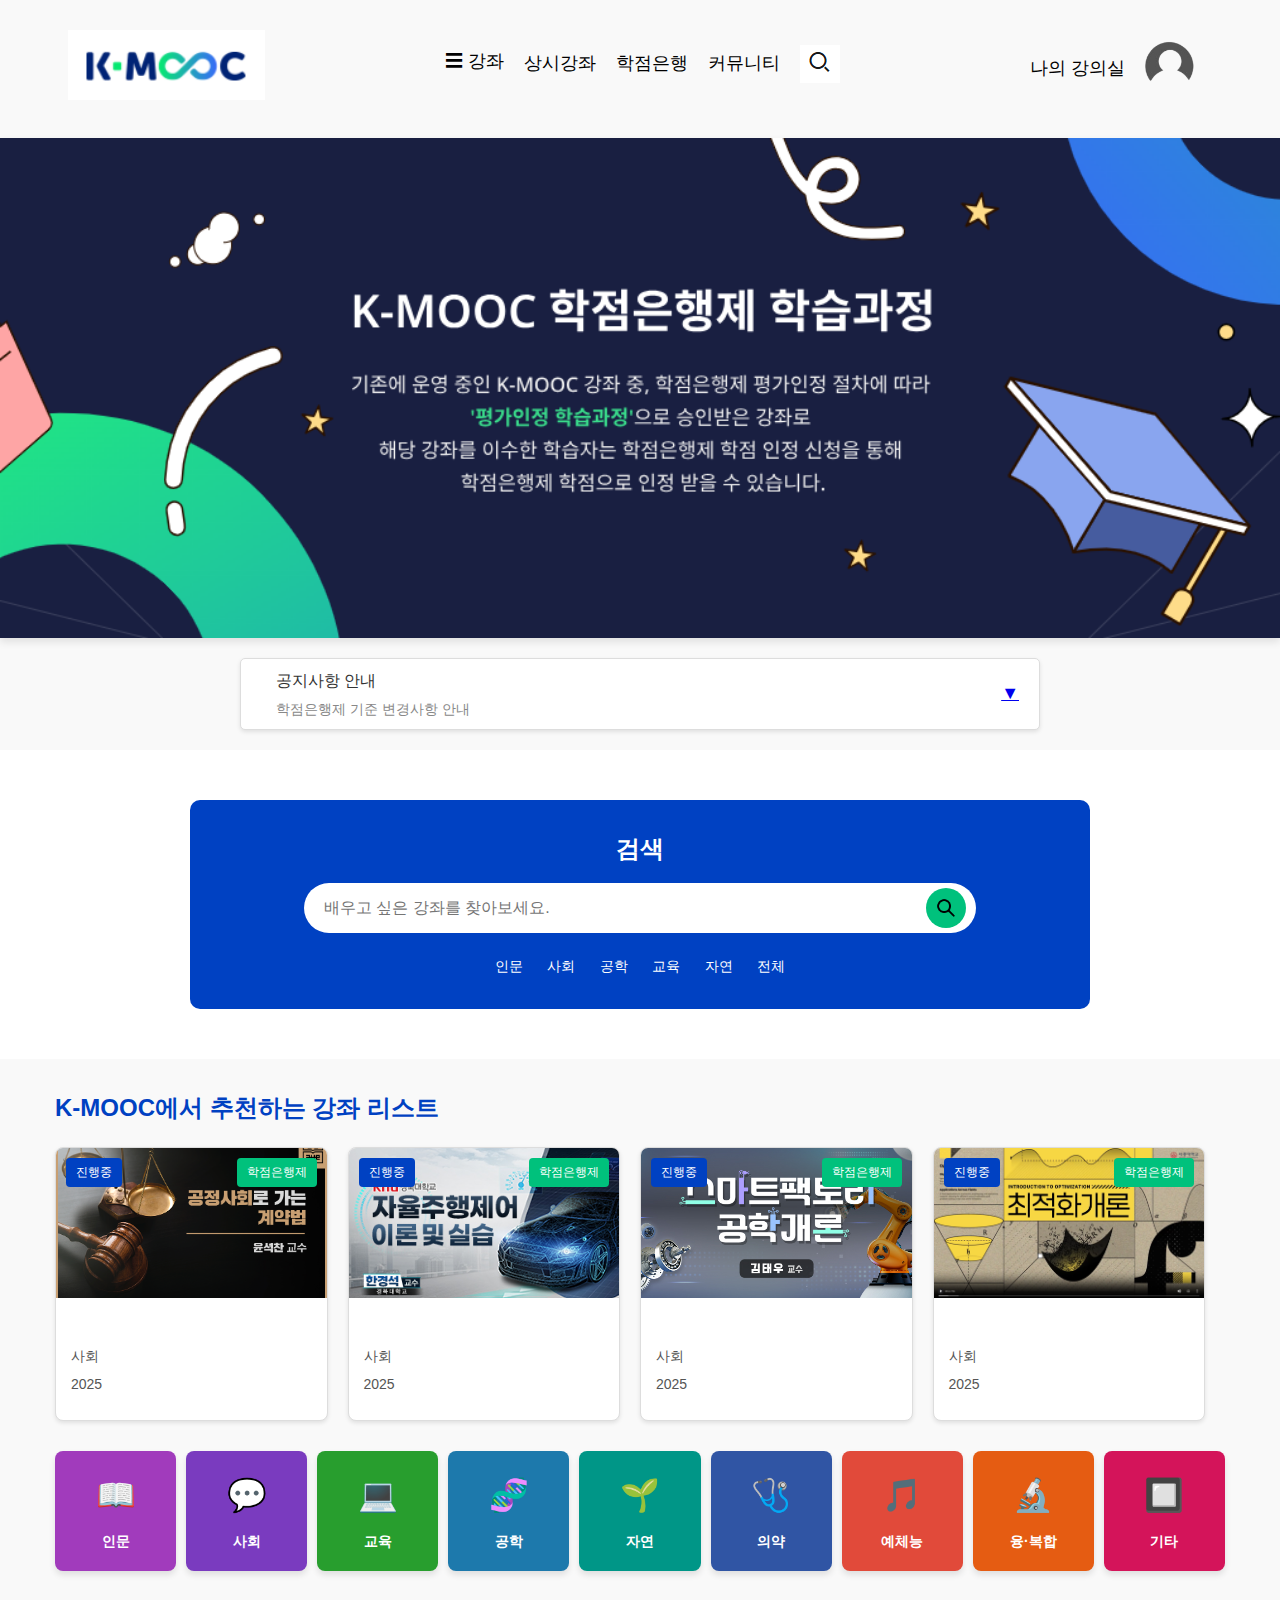
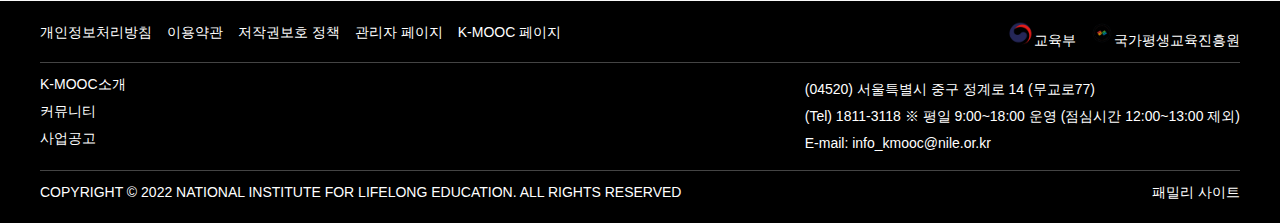
<file: index.html>
<!DOCTYPE html>
<html lang="ko">
<head>
    <meta charset="UTF-8">
    <title>K-MOOC</title>
    <link rel="stylesheet" href="/css/main.css">
    <style>
        .notice-content {
            display: block;
            overflow: hidden;
            height: 50px;
            opacity: 0;
            transition: opacity 0.5s ease;
        }

        .notice-content.active {
            opacity: 1;
        }

        .notice-content.hide {
            opacity: 0;
        }
    </style>
</head>
<body>

    <div id="header-content"></div>
    <script>
    fetch("header.html")
        .then(response => response.text())
        .then(data => {
        document.getElementById("header-content").innerHTML = data;
        });
    </script>

<div layout:fragment="maincontent">
    <section class="banner">
        <div class="main-banner" id="mainBanner" style="height: 500px; width: 100%">
            <img src="/images/mainbanner1.png" class="active" style="min-height: 500px;width: 100%;"/>
            <img src="/images/mainbanner2.png" style="min-height: 500px;width: 100%;"/>
            <div class="banner-dots" id="bannerDots"></div>
        </div>
    </section>
    <div class="notice-board">

        <div id="notice-display" class="notice-content">
            <p class="notice-text">공지사항을 불러오는 중입니다...</p>
            <p class="notice-date"></p>
        </div>

        <div class="dropdown-icon">
            <a href="javascript:void(0);">&#9660;</a>
        </div>


    </div>
    <section class="search">
        <div class="search-container">
            <form action="/course/list/all" method="get">
                <div class="search-box">
                    <h2>검색</h2>
                    <div class="search-input">
                        <input type="text" name="searchValue" placeholder="배우고 싶은 강좌를 찾아보세요." maxlength="100">
                        <button type="submit">
                            <img src="/images/searchicon.png" alt="search"/>
                        </button>
                    </div>
                </div>
            </form>
            <div class="categories">
                <a href="/course/list/all?subjectId=1">인문</a>
                <a href="/course/list/all?subjectId=2">사회</a>
                <a href="/course/list/all?subjectId=4">공학</a>
                <a href="/course/list/all?subjectId=3">교육</a>
                <a href="/course/list/all?subjectId=5">자연</a>
                <a href="/course/list/all">전체</a>
            </div>

        </div>
    </section>
    <div class="course-container">
        <h2>K-MOOC에서 추천하는 강좌 리스트</h2>
        <div class="course-list">
        
            <div class="course-card pointer" >
                <div class="course-image">
                    <img src="/images/thumbnail/thumbnail1.png" >
                    <span class="badge ongoing">진행중</span>
                    <span class="badge popular">학점은행제</span>
                </div>
                <div class="course-info">
                    <h3 th:text="${item.title}"></h3>
                    <p><span th:text="${item.teacherName}"></span><br><span>사회</span></p>
                    <p class="course-date">2025</p>
                    <div class="tags">
                    </div>
                </div>
            </div>
            <div class="course-card pointer" >
                <div class="course-image">
                    <img src="/images/thumbnail/thumbnail2.png" >
                    <span class="badge ongoing">진행중</span>
                    <span class="badge popular">학점은행제</span>
                </div>
                <div class="course-info">
                    <h3 th:text="${item.title}"></h3>
                    <p><span th:text="${item.teacherName}"></span><br><span>사회</span></p>
                    <p class="course-date">2025</p>
                    <div class="tags">
                    </div>
                </div>
            </div>
            <div class="course-card pointer" >
                <div class="course-image">
                    <img src="/images/thumbnail/thumbnail3.jpg" >
                    <span class="badge ongoing">진행중</span>
                    <span class="badge popular">학점은행제</span>
                </div>
                <div class="course-info">
                    <h3 th:text="${item.title}"></h3>
                    <p><span th:text="${item.teacherName}"></span><br><span>사회</span></p>
                    <p class="course-date">2025</p>
                    <div class="tags">
                    </div>
                </div>
            </div>
            <div class="course-card pointer" >
                <div class="course-image">
                    <img src="/images/thumbnail/thumbnail4.png" >
                    <span class="badge ongoing">진행중</span>
                    <span class="badge popular">학점은행제</span>
                </div>
                <div class="course-info">
                    <h3 th:text="${item.title}"></h3>
                    <p><span th:text="${item.teacherName}"></span><br><span>사회</span></p>
                    <p class="course-date">2025</p>
                    <div class="tags">
                    </div>
                </div>
            </div>
            
        </div>
    </div>
    <div class="course-container">
        <div class="category-container">
            <div class="category-item" style="background-color: #a13bbc;" data-subject="1">
                <div class="icon">📖</div>
                <div class="text">인문</div>
            </div>
            <div class="category-item" style="background-color: #7a3bbf;" data-subject="2">
                <div class="icon">💬</div>
                <div class="text">사회</div>
            </div>
            <div class="category-item" style="background-color: #289e2e;" data-subject="3">
                <div class="icon">💻</div>
                <div class="text">교육</div>
            </div>
            <div class="category-item" style="background-color: #1d79ac;" data-subject="4">
                <div class="icon">🧬</div>
                <div class="text">공학</div>
            </div>
            <div class="category-item" style="background-color: #009687;" data-subject="5">
                <div class="icon">🌱</div>
                <div class="text">자연</div>
            </div>
            <div class="category-item" style="background-color: #3055a4;" data-subject="6">
                <div class="icon">🩺</div>
                <div class="text">의약</div>
            </div>
            <div class="category-item" style="background-color: #e14a3a;" data-subject="7">
                <div class="icon">🎵</div>
                <div class="text">예체능</div>
            </div>
            <div class="category-item" style="background-color: #e55c12;" data-subject="8">
                <div class="icon">🔬</div>
                <div class="text">융·복합</div>
            </div>
            <div class="category-item" style="background-color: #d4145a;" data-subject="9">
                <div class="icon">🔲</div>
                <div class="text">기타</div>
            </div>
        </div>
    </div>
</div>
<div id="footer-content"></div>
    <script>
    fetch("footer.html")
        .then(response => response.text())
        .then(data => {
        document.getElementById("footer-content").innerHTML = data;
        });
    </script>

<script layout:fragment="script" th:inline="javascript">

   document.addEventListener("DOMContentLoaded", function () {
  const noticeDisplay = document.getElementById("notice-display");
  const dropdownIcon = document.querySelector(".dropdown-icon a");
  let currentIndex = 0;

  // 하드코딩된 공지사항 목록
  const notices = [
    {
      title: "학점은행제 기준 변경사항 안내",
      date: "2025-07-20"
    },
    {
      title: "K-MOOC 여름학기 개강 안내",
      date: "2025-07-15"
    },
    {
      title: "시스템 점검 안내 (8/1 00:00~02:00)",
      date: "2025-07-25"
    }
  ];

  // 공지사항 표시
  function displayNotice(notice) {
    // 기존 내용 숨기기 (애니메이션용 클래스 조작)
    noticeDisplay.classList.remove("active");
    noticeDisplay.classList.add("hide");

    setTimeout(() => {
      // 새 내용 삽입
      noticeDisplay.innerHTML = `
        <p class="notice-text">공지사항 안내</p>
        <p class="notice-date">${notice.title}</p>
        <p class="notice-date">${notice.date}</p>
      `;

      // 새 내용 표시
      noticeDisplay.classList.remove("hide");
      noticeDisplay.classList.add("active");
    }, 500);
  }

  // 자동 순환
  function rotateNotices() {
    setInterval(() => {
      currentIndex = (currentIndex + 1) % notices.length;
      displayNotice(notices[currentIndex]);
    }, 5000);
  }

  // 수동 전환 (아이콘 클릭 시)
  dropdownIcon.addEventListener("click", (e) => {
    e.preventDefault();
    currentIndex = (currentIndex + 1) % notices.length;
    displayNotice(notices[currentIndex]);
  });

  // 초기화
  if (notices.length > 0) {
    noticeDisplay.classList.add("active");
    displayNotice(notices[currentIndex]);
    rotateNotices();
  } else {
    noticeDisplay.innerHTML = `
      <p class="notice-text">등록된 공지사항이 없습니다.</p>
    `;
  }
});

    const images = document.querySelectorAll('.main-banner img');
    const dotsContainer = document.getElementById('bannerDots');
    const prevBtn = document.getElementById('prevBtn');
    const nextBtn = document.getElementById('nextBtn');
    let currentIndex = 0;

    // Generate indicator dots
    images.forEach((_, index) => {
        const dot = document.createElement('span');
        dot.addEventListener('click', () => showSlide(index));
        dotsContainer.appendChild(dot);
    });

    const dots = document.querySelectorAll('.banner-dots span');
    updateDots();

    // Slide navigation function
    function showSlide(index) {
        images[currentIndex].classList.remove('active');
        dots[currentIndex].classList.remove('active');
        currentIndex = (index + images.length) % images.length;
        images[currentIndex].classList.add('active');
        dots[currentIndex].classList.add('active');
    }

    function updateDots() {
        dots.forEach((dot, index) => {
            dot.classList.toggle('active', index === currentIndex);
        });
    }

    // Auto slide
    function autoSlide() {
        showSlide(currentIndex + 1);
    }

    let slideInterval = setInterval(autoSlide, 3000);

    // Prev/Next button event listeners
    if (prevBtn != null) {
        prevBtn.addEventListener('click', () => {
            clearInterval(slideInterval);
            showSlide(currentIndex - 1);
            slideInterval = setInterval(autoSlide, 3000);
        });
    }
    if (nextBtn != null) {
        nextBtn.addEventListener('click', () => {
            clearInterval(slideInterval);
            showSlide(currentIndex + 1);
            slideInterval = setInterval(autoSlide, 3000);
        });
    }

    document.querySelectorAll(".category-item").forEach(item => item.addEventListener("click", evt => {
            location.href = '/course/list/all?subjectId=' + item.dataset.subject;
        })
    );

    document.querySelectorAll(".course-card").forEach(value => {
        value.addEventListener("click", evt => {
            location.href='/course/view?courseId='+value.dataset.course_id;
        })
    });
</script>
</body>
</html>
</file>
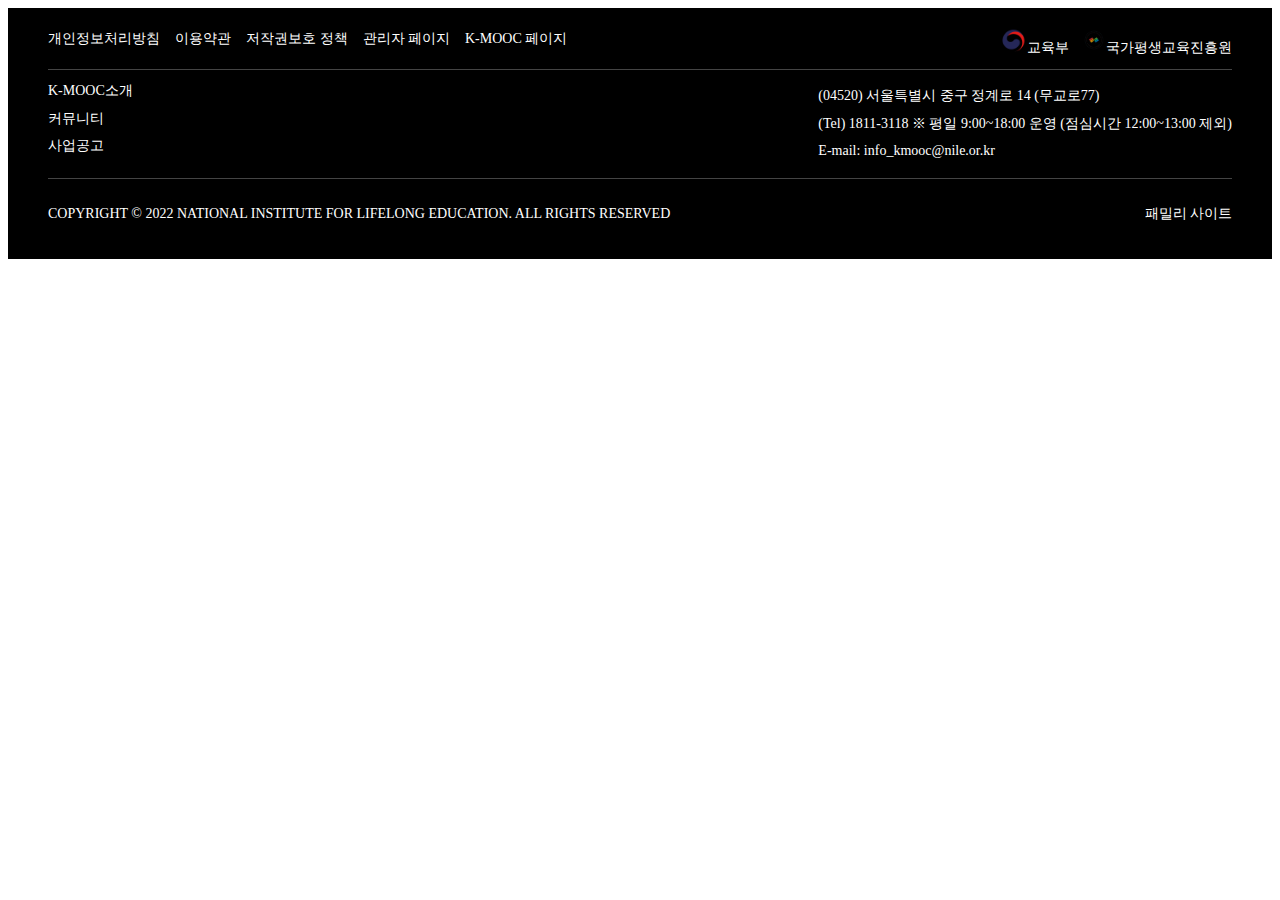
<file: footer.html>
<!DOCTYPE html>
<html lang="ko"
      xmlns:th="http://www.thymeleaf.org"
      xmlns:layout="http://www.ultrag.net.nz/thymeleaf/layout"
      layout:decorate="~{main/headerlayout.html}"
>
<head>
    <meta charset="UTF-8">
    <title>K-MOOC</title>
    <link rel="stylesheet" href="/css/footer.css">
    <style>
        /* Scroll to Top Button */
        .scroll-top-button {
            position: fixed;
            bottom: 20px; /* Distance from the bottom */
            right: 20px; /* Distance from the right */
            width: 50px;
            height: 50px;
            background-color: #ffffff;
            color: #000000;
            border: 1px solid #000; /* Optional: Border for better visibility */
            font-size: 24px;
            text-align: center;
            line-height: 50px; /* Align the arrow vertically */
            cursor: pointer;
            transition: background-color 0.3s, transform 0.3s;
            z-index: 1000; /* Ensure it's on top of other elements */
        }

        .scroll-top-button:hover {
            background-color: #0056b3;
            transform: scale(1.1); /* Slight zoom effect */
        }

        .scroll-top-button span {
            display: inline-block;
            transform: rotate(90deg); /* Adjust arrow direction if needed */
        }


    </style>
</head>
<body>
<div th:fragment="footer">

    <footer class="footer">
        <div class="footer-top">
            <ul class="footer-links">
                <li><a href="/main/footer/personalrule">개인정보처리방침</a></li>
                <li><a href="/main/footer/userterms">이용약관</a></li>
                <li><a href="/main/footer/copyright">저작권보호 정책</a></li>
                <li><a href="/admin/login">관리자 페이지</a></li>
                <li><a href="/main/main">K-MOOC 페이지</a></li>
            </ul>
            <div class="footer-logos">
                <img src="/images/flogo1.png" alt="교육부 로고"><span style="color: white;">교육부</span>
                <img src="/images/flogo2.png" alt="국가평생교육진흥원 로고"><span style="color: white;">국가평생교육진흥원</span>
            </div>
        </div>
        <div class="footer-middle">
            <ul class="footer-menu">
                <li><a href="/main/footer/intro">K-MOOC소개</a></li>
                <li><a href="/main/notice/list">커뮤니티</a></li>
                <li><a href="/main/footer/business">사업공고</a></li>
            </ul>
            <div class="contact-info">
                <p>(04520) 서울특별시 중구 정계로 14 (무교로77)</p>
                <p>(Tel) 1811-3118 <span>※ 평일 9:00~18:00 운영 (점심시간 12:00~13:00 제외)</span></p>
                <p>E-mail: info_kmooc@nile.or.kr</p>
            </div>
        </div>
        <div class="footer-bottom">
            <p>COPYRIGHT © 2022 NATIONAL INSTITUTE FOR LIFELONG EDUCATION. ALL RIGHTS RESERVED</p>
            <div class="family-site">
                <label>패밀리 사이트</label>
            </div>
        </div>
    </footer>

</div>
<script>
    function scrollToTop(event) {
        event.preventDefault(); // Prevent default behavior
        window.scrollTo({
            top: 0,
            behavior: "smooth" // Smooth scrolling effect
        });
    }

</script>
</body>
</html>
</file>
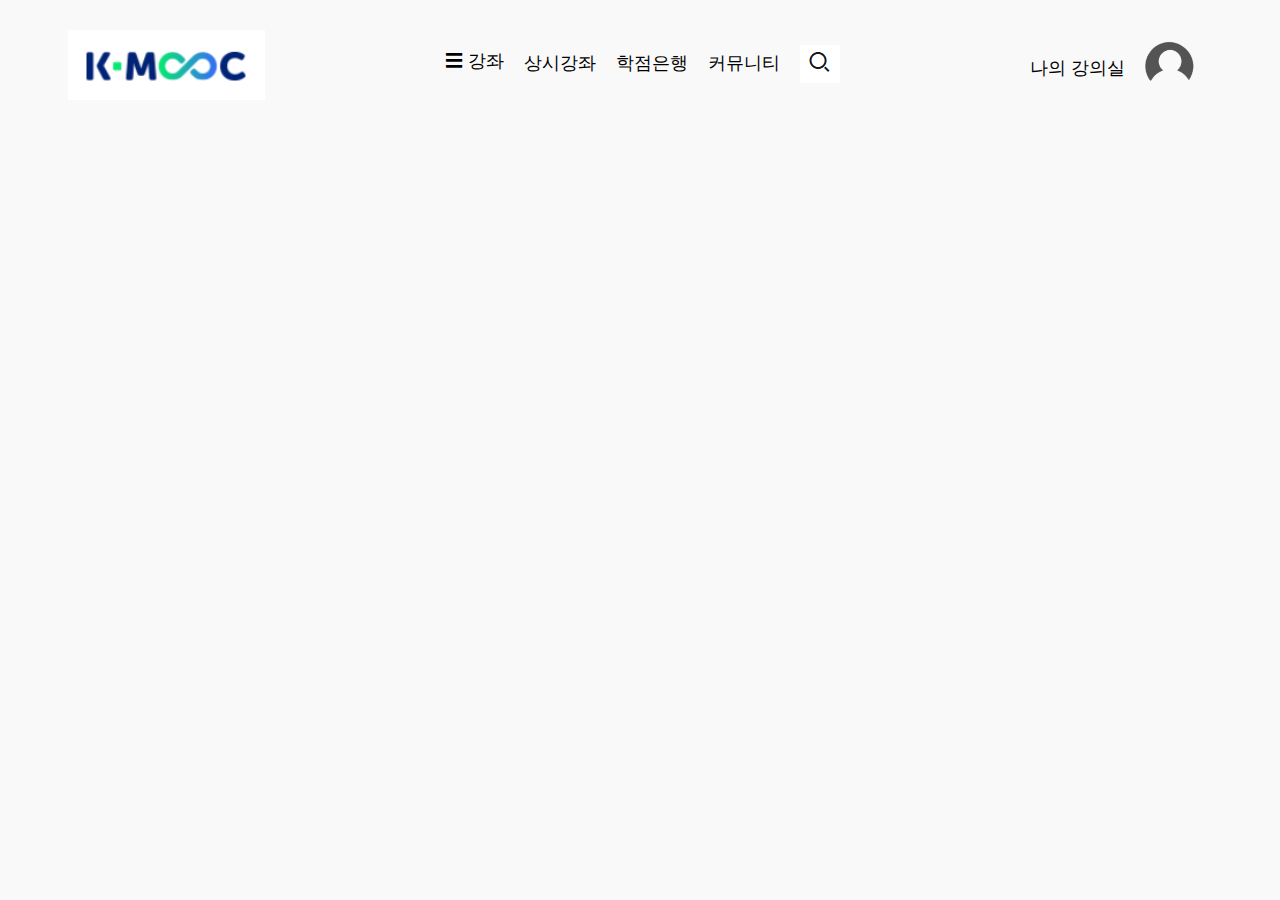
<file: header.html>
<!DOCTYPE html>
<head th:fragment="head">
    <meta charset="UTF-8">
    <title>K-MOOC</title>
    <link rel="icon" th:href="@{'/images/favicon.ico'}" type="image/x-icon">
    <link rel="stylesheet" href="/css/header.css">
    <style>
        * {
            margin: 0;
            padding: 0;
            box-sizing: border-box;
        }

        body {
            font-family: Arial, sans-serif;
            line-height: 1.6;
            background-color: #f9f9f9;
            color: #333;
        }

        .dropdown-btn1 {
            position: relative;
            z-index: 1;
            background: none;
            border: none; /* Remove the border */
            padding: 5px 10px;
            border-radius: 5px; /* You can keep this for rounded corners */
            cursor: pointer; /* Optional: Add pointer cursor for better interactivity */
        }

        .dropdown-menu1 {
            position: absolute;
            top: 40px; /* Adjust to sit just below the button */
            left: 0;
            background-color: #fff;
            border: 1px solid #ddd;
            border-radius: 5px;
            list-style: none;
            box-shadow: 0 4px 6px rgba(0, 0, 0, 0.1); /* Subtle shadow for better visibility */
            display: none; /* Hidden by default */
            width: 300px; /* Adjust dropdown menu width */
            z-index: 10;
            padding: 0;
        }

        .dropdown-menu li {
            padding: 10px;
            font-size: 18px;
            transition: background-color 0.3s ease; /* Add smooth hover effect */
        }

        .dropdown-menu li:hover {
            background-color: #f5f5f5; /* Highlight menu item on hover */
        }

        .dropdown-menu li a {
            text-decoration: none;
            color: #000;
            display: block;
        }

        .dropdown:hover .dropdown-menu {
            display: block; /* Show dropdown menu on hover */
        }

        .content {
            display: flex;
            justify-content: center;
            padding: 20px;
        }

    </style>
</head>
<body>
<section class="content">
    <header class="header" id="main">
        <div class="logo">
            <a href="/main/main"><img src="/images/logo.png" alt="K-MOOC 로고"></a>
        </div>
        <nav class="navbar">
            <ul class="menu-list">
                <div class="menu-icon dropdown">
                    <button class="dropdown-btn" onclick="allBtn()">&#9776; 강좌</button>
                    <ul class="dropdown-menu">
                        <li><a href="/course/list/all">전체 강좌 보기</a></li>
                        <li><a href="#">인문</a></li>
                        <li><a href="#">사회</a></li>
                        <li><a href="#">공학</a></li>
                    </ul>
                </div>
                <div class="menu-icon dropdown">
                    <a href="/course/list/open">상시강좌</a>
                    <ul class="dropdown-menu">
                        <li><a href="#">대학강좌</a></li>
                        <li><a href="#">대학 외 강좌</a></li>
                    </ul>
                </div>
                <div class="menu-icon dropdown">
                    <a href="/main/bankintro">학점은행</a>
                    <ul class="dropdown-menu">
                        <li><a href="/main/bankintro">학점은행제 소개</a></li>
                        <li><a href="/course/list/credit">학점은행제 강좌</a></li>
                    </ul>
                </div>
                <div class="menu-icon dropdown">
                    <a href="/main/footer/business">커뮤니티</a>
                    <ul class="dropdown-menu">
                        <li><a href="/main/footer/business">사업 공고</a></li>
                        <li><a href="#">공지 사항</a></li>
                        <li><a href="/main/footer/intro">K-MOOC 소개</a></li>
                    </ul>
                </div>
                <li style=" padding: 0;">
                    <a href="#" id="search-button" style=" padding: 0;">
                        <img src="/images/search.png" alt="검색">
                    </a>
                </li>
            </ul>
        </nav>
        <!-- <div th:if="${session.memberDTO == null}" class="user-actions">
            <a href="/login/login" id="loginBtn">로그인</a>
            <a href="/login/memberchose" id="registBtn">회원가입</a>
        </div> -->
        <!-- <div class="menu-icon dropdown">
            <a href="/main/footer/business">커뮤니티</a>
            <ul class="dropdown-menu">
                <li><a href="/main/footer/business">사업 공고</a></li>
                <li><a href="#">공지 사항</a></li>
                <li><a href="/main/footer/intro">K-MOOC 소개</a></li>
            </ul>
        </div> -->
            <!-- </ul>
        </nav> -->
        <div th:if="${session.memberDTO != null}" class="user-actions">
            <nav class="navbar">
                <ul class="menu-list" style="height: 0px;">
                    <a href="/mypage/myclass" style="color: black;margin-right: -15px;">나의 강의실</a>
                    <div class="menu-icon dropdown">
                        <a class="dropdown-btn1"><img src="/images/man.png" style="width:65px;margin-left: -13px;margin-top: -18px;"></a>
                        <ul class="dropdown-menu" style="width: 259px; height: 400px;">
                            <img src="/images/man.png" >
                            <h2 style="margin-left: 12px;color: black">김하나 님</h2>
                            <hr>
                            <li><a href="/mypage/myclass"><i class="fas fa-chalkboard"></i><img src="/images/a3.png" style="width: 30px; margin-right: 4px; margin-bottom: -8px;" /> 내 강의실</a></li>
                            <li><a href="/mypage/creditTransform"><i class="fas fa-graduation-cap"></i><img src="/images/a2.png" style="width: 30px; margin-right: 4px;margin-bottom: -8px;"/> K-MOOC 학점은행제</a></li>
                            <li><a href="/mypage/memberView"><i class="fas fa-user-cog"></i><img src="/images/a1.png" style="width: 30px; margin-right: 4px;margin-bottom: -8px;;"/> 개인정보관리</a></li>
                            <hr><li><a href="/login/logout"><i class="fas fa-user-cog"></i><img src="/images/logout.png" style="width: 30px; margin-right: 4px;margin-bottom: -8px;"/> 로그아웃</a></li>
                        </ul>
                    </div>
                </ul>
            </nav>
        </div>
    </header>
</section>

<script>
    // JavaScript 코드 추가
    // document.getElementById('search-button').addEventListener('click', function (e) {
    //     e.preventDefault();
    //     // header 요소 가져오기
    //     const headerElement = document.getElementById('main');
    //     // 새로운 div 요소 생성
    //     const modalDiv = document.createElement('div');
    //     modalDiv.setAttribute('th:replace', 'main/modal :: modal');
    //     // header 아래에 div 추가
    //     headerElement.insertAdjacentElement('afterend', modalDiv);
    //     // 확인용 (콘솔 출력)
    //     console.log('<div th:replace="main/modal :: modal"></div> 추가 완료');
    // });

    function allBtn() {
        window.location.href = '/course/list/all';
    }

</script>

</body>
</html>
</file>
<file: css/main.css>
* {
    margin: 0;
    padding: 0;
    box-sizing: border-box;
}

body {
    font-family: Arial, sans-serif;
    line-height: 1.6;
}

.banner {
    background-color: #ffffff;
    color: white;
    display: flex;
    justify-content: space-between;
    align-items: center;
}



.banner-content h1 {
    font-size: 2rem;
    margin-bottom: 10px;
}

.banner-content p {
    margin-bottom: 15px;
}

.banner-content ul {
    margin-bottom: 15px;
}

.banner-content .tags button {
    margin: 5px;
    padding: 5px 10px;
    border: none;
    background-color: white;
    color: #003399;
    border-radius: 15px;
    cursor: pointer;
}

.banner-carousel button {
    background-color: white;
    border: none;
    font-size: 1.5rem;
    cursor: pointer;
}

.notice {
    display: flex;
    justify-content: space-between;
    align-items: center;
    padding: 10px 20px;
    background-color: #f8f9fa;
    font-size: 0.9rem;
}

.search {
    padding: 20px;
    background-color: #ffffff;
    color: white;
    text-align: center;
}

.search-box {
    margin-bottom: 15px;
}

.search-box input {
    padding: 10px;
    width: 500px;
    border: none;
    border-radius: 20px;
    margin-right: 10px;
}

.search-box button {
    padding: 10px 20px;
    background-color: #007BFF;
    color: white;
    border: none;
    border-radius: 20px;
    cursor: pointer;
}

.categories button {
    margin: 5px;
    padding: 5px 15px;
    border: none;
    background-color: white;
    color: #003399;
    border-radius: 20px;
    cursor: pointer;
}



.search-login a {
    text-decoration: none;
    color: #000;
}

.search-login a:hover {
    color: #007BFF;
}

/* Main Banner Style */
.main-banner {
    position: relative;
    width: 100%;
    overflow: hidden;
    box-shadow: 0 4px 8px rgba(0, 0, 0, 0.1);
}

.main-banner img {
    object-fit: cover;
    position: absolute;
    top: 0;
    left: 0;
    opacity: 0;
    transition: opacity 1s ease-in-out;
}

.main-banner img.active {
    opacity: 1;
}

@media (max-width: 768px) {
    .header {
        flex-direction: column; /* 세로 정렬 */
        gap: 10px;
    }

    .navbar, .user-actions {
        justify-content: center; /* 각각 중앙 정렬 유지 */
    }

    .menu-list {
        flex-direction: column;
        gap: 10px;
    }
}

body {
    font-family: Arial, sans-serif;
    margin: 0;
    padding: 0;
    background-color: #f9f9f9;
}

.notice-board {
    display: flex;
    align-items: center;
    justify-content: space-between;
    background-color: #fff;
    border: 1px solid #ddd;
    padding: 10px 20px;
    margin: 20px auto;
    max-width: 800px;
    border-radius: 5px;
    box-shadow: 0 2px 4px rgba(0, 0, 0, 0.1);
}

.notice-icon img {
    width: 24px;
    height: 24px;
}

.notice-content {
    flex-grow: 1;
    margin-left: 15px;
}

.notice-text {
    font-size: 16px;
    color: #333;
    margin: 0;
    line-height: 1.5;
}

.notice-date {
    font-size: 14px;
    color: #888;
    margin: 5px 0 0;
}

.dropdown-icon {
    font-size: 18px;
    color: #888;
    cursor: pointer;
    transition: color 0.2s ease;
}

.dropdown-icon:hover {
    color: #555;
}



.search-container {
    background-color: #0041c2;
    padding: 30px;
    border-radius: 10px;
    width: 80%;
    max-width: 900px;
    margin: 30px auto;
    color: white;
    text-align: center;
}

.search-box {
    margin-bottom: 20px;
}

.search-box h2 {
    margin: 0 0 15px;
    font-size: 24px;
    color: white;
}

.search-input {
    display: flex;
    justify-content: center;
    align-items: center;
    background-color: white;
    border-radius: 25px;
    padding: 5px 10px;
    width: 80%;
    max-width: 700px;
    margin: 0 auto;
}

.search-input input {
    flex: 1;
    border: none;
    outline: none;
    padding: 10px;
    border-radius: 25px;
    font-size: 16px;
}

.search-input button {
    background-color: #00c17c;
    border: none;
    border-radius: 50%;
    width: 40px;
    height: 40px;
    display: flex;
    align-items: center;
    justify-content: center;
    cursor: pointer;
    padding: 0;
}

.search-input button img {
    width: 20px;
    height: 20px;
}

.categories {
    margin-top: 15px;
}

.categories a {
    margin: 0 10px;
    font-size: 14px;
    color: white;
    text-decoration: none;
}

.categories a:hover {
    text-decoration: underline;
}


.course-container {
    max-width: 1200px;
    margin: 30px auto;
    padding: 0 15px;
}

h2 {
    font-size: 24px;
    color: #0041c2;
    margin-bottom: 20px;
}

.course-list {
    display: flex;
    flex-wrap: wrap;
    gap: 20px;
}

.course-card {
    background-color: #fff;
    border: 1px solid #ddd;
    border-radius: 8px;
    overflow: hidden;
    box-shadow: 0 2px 4px rgba(0, 0, 0, 0.1);
    width: calc(25% - 20px);
    display: flex;
    flex-direction: column;
}

.course-image {
    position: relative;
    height: 150px;
    overflow: hidden;
}

.course-image img {
    width: 100%;
    height: 100%;
    object-fit: cover;
}

.badge {
    position: absolute;
    top: 10px;
    left: 10px;
    background-color: #0041c2;
    color: white;
    padding: 5px 10px;
    border-radius: 4px;
    font-size: 12px;
}

.badge.popular {
    left: auto;
    right: 10px;
    background-color: #00c17c;
}

.course-info {
    padding: 15px;
    text-align: left;
}

.course-info h3 {
    font-size: 16px;
    margin: 0 0 10px;
    color: #333;
}

.course-info p {
    font-size: 14px;
    color: #555;
    margin: 5px 0;
}

.course-date {
    color: #888;
    font-size: 13px;
    margin-top: 10px;
}

.tags {
    margin-top: 10px;
}

.tags span {
    display: inline-block;
    background-color: #f0f0f0;
    color: #555;
    font-size: 12px;
    padding: 5px 8px;
    margin-right: 5px;
    border-radius: 4px;
}

/* styles.css */


.category-container {
    display: flex;
    gap: 10px;
    width: 100%;
}

.category-item {
    display: flex;
    flex-direction: column;
    align-items: center;
    justify-content: center;
    width: 100%;
    height: 120px;
    border-radius: 8px;
    color: white;
    text-align: center;
    box-shadow: 0 4px 6px rgba(0, 0, 0, 0.1);
    transition: transform 0.3s, box-shadow 0.3s;
    cursor: pointer;
}

.category-item:hover {
    transform: translateY(-5px);
    box-shadow: 0 6px 10px rgba(0, 0, 0, 0.15);
}

.icon {
    font-size: 32px;
    margin-bottom: 8px;
}

.text {
    font-size: 14px;
    font-weight: bold;
}

.pointer {
    cursor: pointer;
}
</file>
<file: css/footer.css>
.footer {
    background-color: #000;
    color: #fff;
    padding: 20px 40px;
    font-size: 14px;
    line-height: 1.6;
}

.footer-top {
    display: flex;
    justify-content: space-between;
    border-bottom: 1px solid #444;
    padding-bottom: 10px;
    margin-bottom: 10px;
}

.footer-links {
    list-style: none;
    padding: 0;
    margin: 0;
    display: flex;
    gap: 15px;
}

.footer-links a {
    color: #fff;
    text-decoration: none;
}

.footer-links a:hover {
    text-decoration: underline;
}

.footer-logos img {
    height: 24px;
    margin-left: 10px;
}

.footer-middle {
    display: flex;
    justify-content: space-between;
    margin-bottom: 10px;
}

.footer-menu {
    list-style: none;
    padding: 0;
    margin: 0;
    display: flex;
    flex-direction: column;
    gap: 5px;
}

.footer-menu a {
    color: #fff;
    text-decoration: none;
}

.footer-menu a:hover {
    text-decoration: underline;
}

.contact-info p {
    margin: 5px 0;
}

.footer-bottom {
    display: flex;
    justify-content: space-between;
    align-items: center;
    border-top: 1px solid #444;
    padding-top: 10px;
}

.social-icons {
    display: flex;
    gap: 15px;
}

.social-icons a {
    color: #fff;
    text-decoration: none;
}

.social-icons a:hover {
    text-decoration: underline;
}

.family-site {
    display: flex;
    align-items: center;
    gap: 10px;
}

.family-site select {
    background-color: #222;
    color: #fff;
    border: 1px solid #444;
    padding: 5px;
    border-radius: 4px;
    outline: none;
}
</file>
<file: css/header.css>
/* General Header Styles */
.header {
  display: flex;
  justify-content: space-between; /* or center depending on layout */
  align-items: center;
  padding: 10px 20px;
  gap: 180px;
  margin: 0 auto; /* 전체 가운데 정렬 */
}

.menu-list {
    list-style: none;
    display: flex;
    align-items: center;
    gap: 15px;
}
.menu-item {
    position: relative;
}
.dropdown-btn {
    background: none;
    border: none;
    cursor: pointer;
}

.dropdown-menu {
    display: none;
    position: absolute;
    top: 100%;
    left: 0;
    background: #fff;
    border: 1px solid #ddd;
    box-shadow: 0 4px 6px rgba(0, 0, 0, 0.1);
    z-index: 1000;
}
.logo img {
    height: 70px; /* Adjust logo size */
}

/* Navbar Styles */
.navbar {
    display: flex;
    justify-content: center; /* Center-align menu list */
    align-items: center;
    white-space: nowrap;
    gap: 20px; /* Add space between menu items */
}

.menu-list {
    display: flex;
    list-style: none;
    white-space: nowrap;
    gap: 20px; /* Space between menu items */
    margin: 0;
    padding: 0;
}

.menu-list a {
    text-decoration: none;
    color: #000; /* Black text for menu items */
    font-size: 18px; /* Adjust font size for better readability */
}

.menu-list a:hover {
    color: #007BFF; /* Change color on hover for interactivity */
}

/* Dropdown Menu Styles */
.menu-icon {
    position: relative; /* For positioning the dropdown menu */
    height: 40px;
}

.dropdown-btn {
    background: none;
    cursor: pointer;
    font-size: 18px;
    position: relative;
    z-index: 1;
    transition: background-color 0.3s ease, color 0.3s ease; /* Add smooth hover effect */
}

.dropdown-btn:hover {
    background-color: #f5f5f5; /* Light gray background on hover */
    color: #007BFF; /* Highlighted color */
}

.dropdown-menu {
    position: absolute;
    top: 40px; /* Adjust to sit just below the button */
    left: 0;
    background-color: #fff;
    border: 1px solid #ddd;
    border-radius: 5px;
    list-style: none;
    box-shadow: 0 4px 6px rgba(0, 0, 0, 0.1); /* Subtle shadow for better visibility */
    display: none; /* Hidden by default */
    width: 155px; /* Adjust dropdown menu width */
    z-index: 10;
    padding: 0;
}

.dropdown-menu li {
    padding: 10px;
    font-size: 18px;
    transition: background-color 0.3s ease; /* Add smooth hover effect */
}

.dropdown-menu li:hover {
    background-color: #f5f5f5; /* Highlight menu item on hover */
}

.dropdown-menu li a {
    text-decoration: none;
    color: #000;
    display: block;
}

.dropdown:hover .dropdown-menu {
    display: block; /* Show dropdown menu on hover */
}

/* User Actions */
.user-actions {
    display: flex;
    justify-content: center;
    align-items: center;
    white-space: nowrap;
    gap: 15px; /* Space between login and register */
}

.user-actions a {
    text-decoration: none;
    color: #007BFF; /* Blue text for action links */
    font-size: 18px;
    padding: 5px 10px;
    border-radius: 5px;
    transition: background-color 0.3s ease, color 0.3s ease; /* Smooth transition for hover effects */
}

.user-actions a:hover {
    background-color: #f5f5f5; /* Highlight background on hover */
    color: #0056b3; /* Darker blue for hover state */
}

.user-actions select {
    margin-left: 10px;
    font-size: 16px;
    padding: 5px;
    border-radius: 5px;
    border: 1px solid #ddd;
}

/* Responsive Design */
@media (max-width: 768px) {
    .header {
        flex-direction: column;
        gap: 20px; /* Adjust spacing for smaller screens */
    }

    .menu-list {
        gap: 10px; /* Reduce space between menu items */
    }

    .user-actions {
        flex-direction: column;
        gap: 10px; /* Stack login/register buttons */
    }
}


.menu-list {
    display: flex;
    align-items: center;
}

.dropdown-menu ul {
    padding: 0;
}
.dropdown-menu a {
    padding: 0;
}


.dropdown-menu ul li {
    padding: 0;
}



/* Pagination */
.pagination {
    display: flex;
    justify-content: center;
    margin-top: 20px;
    gap: 5px;
}

.page-btn {
    padding: 8px 12px;
    border: 1px solid #ddd;
    background-color: white;
    color: #007bff;
    cursor: pointer;
    border-radius: 4px;
}

.page-btn.active {
    background-color: #007bff;
    color: white;
    font-weight: bold;
}

.page-btn:hover {
    background-color: #0056b3;
    color: white;
}
.blue-button {
    margin-top: 20px;
    background-color: #007bff; /* Blue background */
    color: white; /* White text */
    border: none; /* Remove border */
    padding: 10px 20px; /* Add padding */
    font-size: 14px; /* Adjust font size */
    font-weight: bold; /* Bold text */
    border-radius: 4px; /* Rounded corners */
    cursor: pointer; /* Pointer cursor on hover */
    transition: background-color 0.3s, transform 0.2s; /* Smooth hover effects */
}

.blue-button:hover {
    background-color: #0056b3; /* Darker blue on hover */
}
</file>
